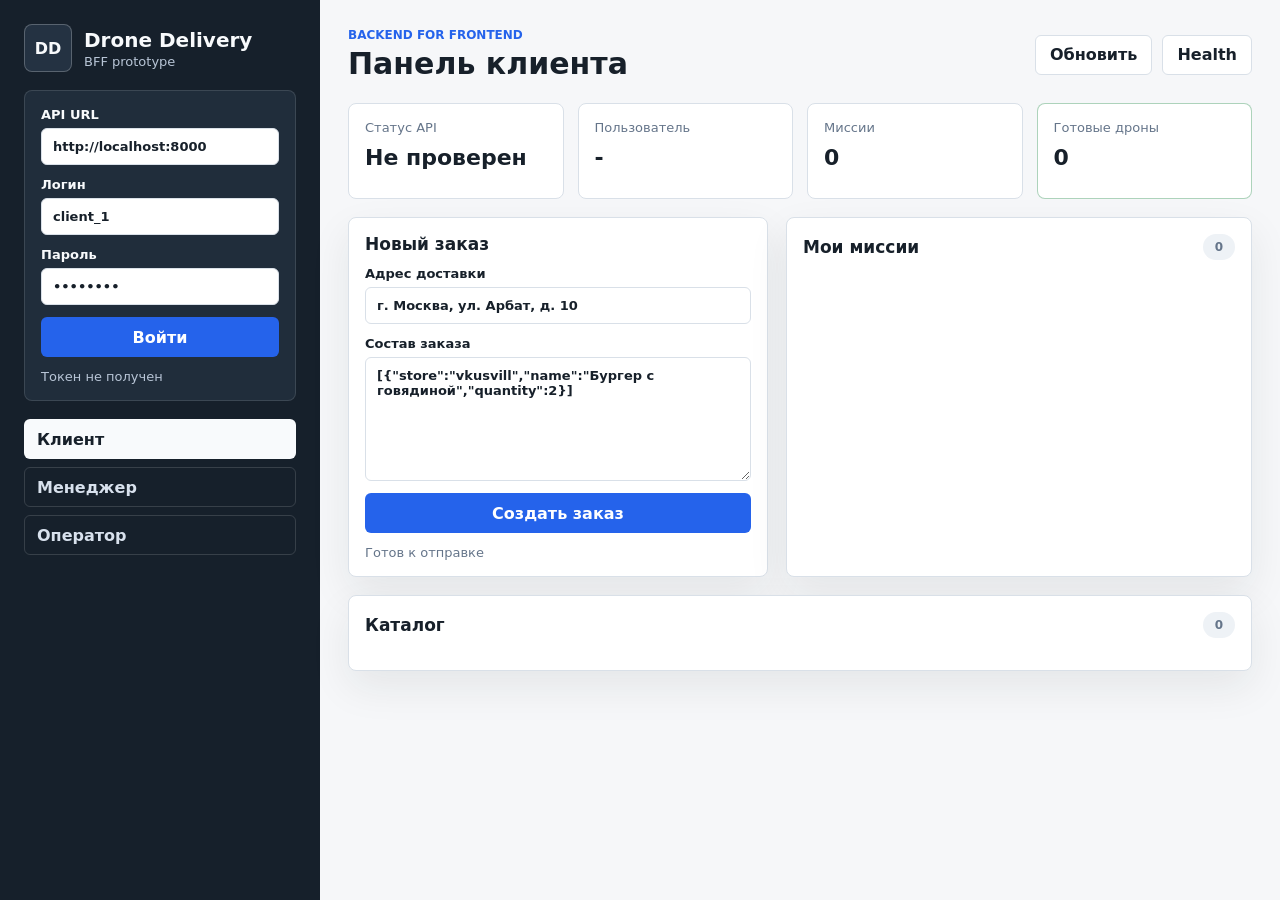
<file: frontend-prototype/index.html>
<!doctype html>
<html lang="ru">
  <head>
    <meta charset="utf-8">
    <meta name="viewport" content="width=device-width, initial-scale=1">
    <title>Drone Delivery BFF Prototype</title>
    <link rel="stylesheet" href="./styles.css">
  </head>
  <body>
    <main class="shell">
      <aside class="sidebar" aria-label="Навигация прототипа">
        <div class="brand">
          <div class="brand-mark">DD</div>
          <div>
            <h1>Drone Delivery</h1>
            <p>BFF prototype</p>
          </div>
        </div>

        <form id="login-form" class="panel login-panel">
          <label>
            API URL
            <input id="base-url" name="baseUrl" type="url" value="http://localhost:8000" autocomplete="url">
          </label>
          <label>
            Логин
            <input id="username" name="username" type="text" value="client_1" autocomplete="username">
          </label>
          <label>
            Пароль
            <input id="password" name="password" type="password" value="pass1234" autocomplete="current-password">
          </label>
          <button class="primary-action" type="submit">Войти</button>
          <p id="auth-status" class="status-line">Токен не получен</p>
        </form>

        <nav class="role-tabs" aria-label="BFF сценарии">
          <button class="tab-button active" type="button" data-view="customer">Клиент</button>
          <button class="tab-button" type="button" data-view="manager">Менеджер</button>
          <button class="tab-button" type="button" data-view="operator">Оператор</button>
        </nav>
      </aside>

      <section class="workspace">
        <header class="topbar">
          <div>
            <p class="eyebrow">Backend for Frontend</p>
            <h2 id="view-title">Панель клиента</h2>
          </div>
          <div class="topbar-actions">
            <button id="refresh-button" class="secondary-action" type="button">Обновить</button>
            <button id="health-button" class="secondary-action" type="button">Health</button>
          </div>
        </header>

        <section class="metrics-grid" aria-label="Сводка">
          <article class="metric">
            <span class="metric-label">Статус API</span>
            <strong id="metric-api">Не проверен</strong>
          </article>
          <article class="metric">
            <span class="metric-label">Пользователь</span>
            <strong id="metric-user">-</strong>
          </article>
          <article class="metric">
            <span class="metric-label">Миссии</span>
            <strong id="metric-missions">0</strong>
          </article>
          <article class="metric accent">
            <span class="metric-label">Готовые дроны</span>
            <strong id="metric-drones">0</strong>
          </article>
        </section>

        <section id="customer-view" class="view-section active">
          <div class="content-grid">
            <form id="order-form" class="panel order-panel">
              <h3>Новый заказ</h3>
              <label>
                Адрес доставки
                <input id="delivery-address" type="text" value="г. Москва, ул. Арбат, д. 10">
              </label>
              <label>
                Состав заказа
                <textarea id="order-content" rows="6">[{"store":"vkusvill","name":"Бургер с говядиной","quantity":2}]</textarea>
              </label>
              <button class="primary-action" type="submit">Создать заказ</button>
              <p id="order-status" class="status-line">Готов к отправке</p>
            </form>

            <div class="panel">
              <div class="panel-heading">
                <h3>Мои миссии</h3>
                <span id="customer-count" class="counter">0</span>
              </div>
              <div id="customer-missions" class="list"></div>
            </div>
          </div>

          <div class="panel">
            <div class="panel-heading">
              <h3>Каталог</h3>
              <span id="catalog-count" class="counter">0</span>
            </div>
            <div id="catalog-list" class="catalog-grid"></div>
          </div>
        </section>

        <section id="manager-view" class="view-section">
          <div class="content-grid">
            <div class="panel">
              <div class="panel-heading">
                <h3>Метрики</h3>
                <span class="counter">live</span>
              </div>
              <div id="manager-metrics" class="metrics-list"></div>
            </div>
            <div class="panel">
              <div class="panel-heading">
                <h3>Миссии</h3>
                <span id="manager-count" class="counter">0</span>
              </div>
              <div id="manager-missions" class="list"></div>
            </div>
          </div>
        </section>

        <section id="operator-view" class="view-section">
          <div class="content-grid three">
            <div class="panel">
              <div class="panel-heading">
                <h3>Новые миссии</h3>
                <span id="operator-mission-count" class="counter">0</span>
              </div>
              <div id="operator-missions" class="list"></div>
            </div>
            <div class="panel">
              <div class="panel-heading">
                <h3>Дроны</h3>
                <span id="operator-drone-count" class="counter">0</span>
              </div>
              <div id="operator-drones" class="list"></div>
            </div>
            <div class="panel">
              <div class="panel-heading">
                <h3>Телеметрия</h3>
                <span id="telemetry-count" class="counter">0</span>
              </div>
              <div id="telemetry-list" class="list"></div>
            </div>
          </div>
        </section>
      </section>
    </main>

    <script src="./app.js"></script>
  </body>
</html>
</file>
<file: frontend-prototype/styles.css>
:root {
  color-scheme: light;
  --bg: #f6f7f9;
  --surface: #ffffff;
  --surface-soft: #eef2f6;
  --text: #17202a;
  --muted: #65758a;
  --line: #d9e0e8;
  --blue: #2563eb;
  --green: #15803d;
  --red: #b42318;
  --amber: #b45309;
  --shadow: 0 16px 40px rgba(23, 32, 42, 0.08);
}

* {
  box-sizing: border-box;
}

body {
  margin: 0;
  min-height: 100vh;
  background: var(--bg);
  color: var(--text);
  font-family: Inter, system-ui, -apple-system, BlinkMacSystemFont, "Segoe UI", sans-serif;
}

button,
input,
textarea {
  font: inherit;
}

button {
  cursor: pointer;
}

.shell {
  display: grid;
  grid-template-columns: minmax(280px, 320px) minmax(0, 1fr);
  min-height: 100vh;
}

.sidebar {
  display: flex;
  flex-direction: column;
  gap: 18px;
  padding: 24px;
  background: #16202b;
  color: #f8fafc;
}

.brand {
  display: flex;
  align-items: center;
  gap: 12px;
}

.brand-mark {
  display: grid;
  place-items: center;
  width: 48px;
  height: 48px;
  border: 1px solid rgba(255, 255, 255, 0.24);
  background: #243242;
  border-radius: 8px;
  font-weight: 800;
}

.brand h1,
.brand p,
.topbar h2,
.topbar p,
.panel h3 {
  margin: 0;
}

.brand h1 {
  font-size: 20px;
}

.brand p {
  margin-top: 2px;
  color: #b8c5d6;
  font-size: 13px;
}

.panel {
  background: var(--surface);
  border: 1px solid var(--line);
  border-radius: 8px;
  box-shadow: var(--shadow);
}

.sidebar .panel {
  background: #202d3b;
  border-color: rgba(255, 255, 255, 0.12);
  box-shadow: none;
}

.login-panel,
.order-panel {
  display: grid;
  gap: 12px;
  padding: 16px;
}

label {
  display: grid;
  gap: 6px;
  color: inherit;
  font-size: 13px;
  font-weight: 650;
}

input,
textarea {
  width: 100%;
  border: 1px solid var(--line);
  border-radius: 6px;
  padding: 10px 11px;
  color: var(--text);
  background: #ffffff;
}

textarea {
  resize: vertical;
  min-height: 124px;
}

.primary-action,
.secondary-action,
.tab-button {
  min-height: 40px;
  border-radius: 6px;
  border: 1px solid transparent;
  font-weight: 750;
}

.primary-action {
  background: var(--blue);
  color: #ffffff;
}

.secondary-action {
  background: #ffffff;
  border-color: var(--line);
  color: var(--text);
  padding: 0 14px;
}

.status-line {
  margin: 0;
  color: #b8c5d6;
  font-size: 13px;
}

.order-panel .status-line {
  color: var(--muted);
}

.role-tabs {
  display: grid;
  gap: 8px;
}

.tab-button {
  background: transparent;
  border-color: rgba(255, 255, 255, 0.14);
  color: #d8e1ed;
  text-align: left;
  padding: 0 12px;
}

.tab-button.active {
  background: #f8fafc;
  color: #17202a;
}

.workspace {
  min-width: 0;
  padding: 28px;
}

.topbar {
  display: flex;
  justify-content: space-between;
  gap: 16px;
  align-items: center;
  margin-bottom: 22px;
}

.eyebrow {
  color: var(--blue);
  font-size: 12px;
  font-weight: 850;
  text-transform: uppercase;
}

.topbar h2 {
  margin-top: 4px;
  font-size: 30px;
}

.topbar-actions {
  display: flex;
  gap: 10px;
}

.metrics-grid {
  display: grid;
  grid-template-columns: repeat(4, minmax(0, 1fr));
  gap: 14px;
  margin-bottom: 18px;
}

.metric {
  min-height: 96px;
  padding: 16px;
  background: var(--surface);
  border: 1px solid var(--line);
  border-radius: 8px;
}

.metric.accent {
  border-color: rgba(21, 128, 61, 0.35);
}

.metric-label {
  display: block;
  margin-bottom: 10px;
  color: var(--muted);
  font-size: 13px;
}

.metric strong {
  display: block;
  font-size: 22px;
  line-height: 1.2;
  word-break: break-word;
}

.view-section {
  display: none;
}

.view-section.active {
  display: grid;
  gap: 18px;
}

.content-grid {
  display: grid;
  grid-template-columns: minmax(300px, 420px) minmax(0, 1fr);
  gap: 18px;
}

.content-grid.three {
  grid-template-columns: repeat(3, minmax(0, 1fr));
}

.panel-heading {
  display: flex;
  align-items: center;
  justify-content: space-between;
  gap: 12px;
  padding: 16px 16px 0;
}

.panel h3 {
  font-size: 17px;
}

.counter {
  display: inline-flex;
  align-items: center;
  justify-content: center;
  min-width: 32px;
  height: 26px;
  padding: 0 9px;
  border-radius: 999px;
  background: var(--surface-soft);
  color: var(--muted);
  font-size: 12px;
  font-weight: 800;
}

.list,
.catalog-grid,
.metrics-list {
  display: grid;
  gap: 10px;
  padding: 16px;
}

.catalog-grid {
  grid-template-columns: repeat(4, minmax(0, 1fr));
}

.list-item,
.catalog-item,
.metric-row {
  border: 1px solid var(--line);
  border-radius: 8px;
  padding: 12px;
  background: #ffffff;
}

.list-item strong,
.catalog-item strong {
  display: block;
  margin-bottom: 6px;
  font-size: 14px;
}

.list-item p,
.catalog-item p,
.metric-row {
  margin: 0;
  color: var(--muted);
  font-size: 13px;
  line-height: 1.45;
}

.badge {
  display: inline-flex;
  margin-top: 8px;
  padding: 4px 8px;
  border-radius: 999px;
  background: #eff6ff;
  color: var(--blue);
  font-size: 12px;
  font-weight: 800;
}

.badge.ready,
.badge.completed {
  background: #ecfdf3;
  color: var(--green);
}

.badge.emergency_stop,
.badge.maintenance {
  background: #fef3f2;
  color: var(--red);
}

.badge.in_progress,
.badge.flying {
  background: #fffbeb;
  color: var(--amber);
}

.empty-state {
  color: var(--muted);
  font-size: 14px;
  padding: 12px;
  border: 1px dashed var(--line);
  border-radius: 8px;
}

@media (max-width: 1100px) {
  .metrics-grid,
  .catalog-grid,
  .content-grid.three {
    grid-template-columns: repeat(2, minmax(0, 1fr));
  }
}

@media (max-width: 820px) {
  .shell {
    grid-template-columns: 1fr;
  }

  .workspace {
    padding: 20px;
  }

  .topbar,
  .topbar-actions {
    align-items: stretch;
    flex-direction: column;
  }

  .metrics-grid,
  .content-grid,
  .content-grid.three,
  .catalog-grid {
    grid-template-columns: 1fr;
  }
}
</file>
